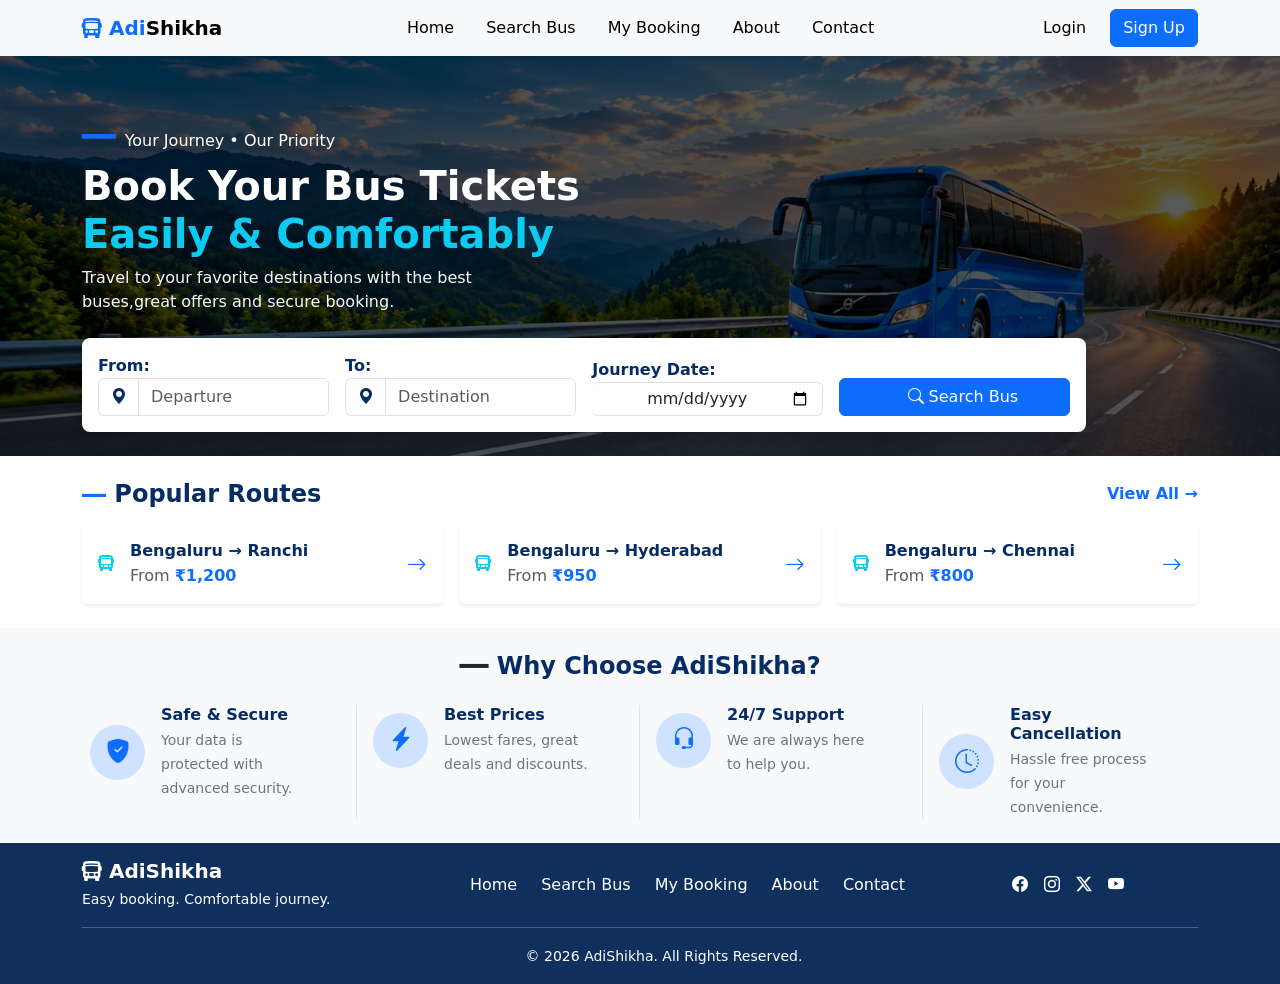
<file: index.html>
<!DOCTYPE html>
<html lang="en">

<head>
    <meta charset="UTF-8">
    <meta name="viewport" content="width=device-width, initial-scale=1.0">
    <title>AdiShikha</title>
    <link rel="stylesheet" href="index.css">
    <link rel="stylesheet" href="./bootstrap/css/bootstrap.css">
    <link rel="stylesheet" href="./Bootsrapicon/Bootsrapicon/bootstrap-icons.css">
</head>
<body>
    <script src="./bootstrap/js/bootstrap.js"></script>

    <nav class="navbar navbar-expand-lg bg-body-tertiary shadow-sm">
        <div class="container">
            <!-- logo -->
            <a class="navbar-brand fs-5 fw-bold" href="#">
                <i class="bi bi-bus-front-fill text-primary"></i>
                <span class="bus text-primary">Adi</span><span class="yatra text-black">Shikha</span>
            </a>

            <!-- navbar -->
            <div class="collapse navbar-collapse" id="navbarMenu">
                <ul class="navbar-nav mx-auto gap-3">
                    <li class="nav-item">
                        <a class="nav-link text-black" href="../index.html">Home</a>
                    </li>
                    <li class="nav-item">
                        <a class="nav-link text-black" href="../searchbus.html">Search Bus</a>
                    </li>
                    <li class="nav-item">
                        <a class="nav-link text-black" href="#">My Booking</a>
                    </li>
                    <li class="nav-item">
                        <a class="nav-link text-black" href="../about.html">About</a>
                    </li>
                    <li class="nav-item">
                        <a class="nav-link text-black" href="#">Contact</a>
                    </li>
                </ul>

                <!-- login,SignUp -->
                <div class="d-flex gap-2 align-items-center">
                    <a href="./Login&Signup/login.html" class="text-black text-decoration-none pb">Login</a>
                    <a href="./Login&Signup/signup.html" class="btn btn-primary ms-3">Sign Up</a>
                </div>
            </div>
        </div>
    </nav>
    <!-- hero section -->
    <div class="hero">
        <div class="container pt-3">
            <div class="text-primary fw-Semi-bold mt-4 pt-4">
               <h3> ━━ <span class="text-white fs-6">Your Journey • Our Priority</span></h3>
                <h1 class="fw-bold text-white">
                    Book Your Bus Tickets <br>
                    <span class="text-info fw-bold">Easily & Comfortably</span>
                </h1>
                <p class="text-light">
                    Travel to your favorite destinations with the best <br>buses,great offers and secure booking.
                </p>

            </div>

            <!-- Search Bus Section -->

            <div class="search-box bg-white shadow rounded-3 px-3 py-3 mt-4 search-box">
                <div class="row g-3 align-items-end">
                    <!-- from -->
                    <div class="col-md-3">
                        <label class="from-label fw-semibold text-primary-emphasis">From:</label><br>

                        <div class="input-group">
                            <span class="input-group-text bg-white border-end-0">
                                <i class="bi bi-geo-alt-fill text-primary-emphasis"></i>
                            </span>
                            <input type="text" class="form-control" placeholder="Departure" aria-label="Recipient’s username" aria-describedby="basic-addon2">
                            
                        </div>
                    </div>

                    <div class="col-md-3">
                        <label class="from-lable fw-semibold text-primary-emphasis">To:</label><br>

                        <div class="input-group">
                            <span class="input-group-text bg-white border-end-0">
                                <i class="bi bi-geo-alt-fill text-primary-emphasis"></i>
                            </span>
                            <input type="text" class="form-control" placeholder="Destination"
                                aria-label="username" aria-describedby="basic-addon2">
                        </div>
                    </div>

                    <div class="col-md-3">
                        <label class="from-lable fw-semibold text-primary-emphasis">Journey Date:</label><br>
                        <div class="input-group">
                            <input type="date" class="form-control border-start-0 text-center py-1">
                        </div>
                    </div>

                    <div class="col-md-3">
                        <a href="#" class="btn btn-primary w-100">
                            <i class="bi bi-search text-white ms-3"></i> Search Bus</a>
                    </div>
                </div>
            </div>
        </div>
    </div>


    <!-- POPULAR ROUTES -->
<div class="container py-4 text-info">

    <div class="d-flex justify-content-between align-items-center mb-3">
        <h4 class="fw-bold text-primary mb-0">
           ―  <span class="me-2 text-primary-emphasis fs-4">Popular Routes</span> 
        </h4>

        <a href="#" class="text-primary fw-semibold text-decoration-none">
            View All →
        </a>
    </div>

    <div class="row g-3">

        <!-- Route 1 -->
        <div class="col-md-4">
            <div class="route-card p-3 bg-white rounded shadow-sm h-100">
                <div class="d-flex align-items-center">

                    <div class="route-icon me-3">
                        <i class="bi bi-bus-front-fill"></i>
                    </div>

                    <div class="flex-grow-1">
                        <h6 class="fw-bold mb-1 text-primary-emphasis">
                            Bengaluru → Ranchi
                        </h6>
                        <p class="mb-0 text-muted">
                            From <span class="text-primary fw-bold">₹1,200</span>
                        </p>
                    </div>

                    <i class="bi bi-arrow-right text-primary fs-5"></i>

                </div>
            </div>
        </div>

        <!-- Route 2 -->
        <div class="col-md-4">
            <div class="route-card p-3 bg-white rounded shadow-sm h-100">
                <div class="d-flex align-items-center">

                    <div class="route-icon me-3">
                        <i class="bi bi-bus-front-fill"></i>
                    </div>

                    <div class="flex-grow-1">
                        <h6 class="fw-bold mb-1 text-primary-emphasis">
                            Bengaluru → Hyderabad
                        </h6>
                        <p class="mb-0 text-muted">
                            From <span class="text-primary fw-bold">₹950</span>
                        </p>
                    </div>

                    <i class="bi bi-arrow-right text-primary fs-5"></i>

                </div>
            </div>
        </div>

        <!-- Route 3 -->
        <div class="col-md-4">
            <div class="route-card p-3 bg-white rounded shadow-sm h-100">
                <div class="d-flex align-items-center">

                    <div class="route-icon me-3">
                        <i class="bi bi-bus-front-fill"></i>
                    </div>

                    <div class="flex-grow-1">
                        <h6 class="fw-bold mb-1 text-primary-emphasis">
                            Bengaluru → Chennai
                        </h6>
                        <p class="mb-0 text-muted">
                            From <span class="text-primary fw-bold">₹800</span>
                        </p>
                    </div>

                    <i class="bi bi-arrow-right text-primary fs-5"></i>

                </div>
            </div>
        </div>

    </div>
</div>


<!-- Why Choose AdiShikha Section -->
<section class="container-fluid bg-light py-4">

    <div class="container text-primary">
        <h4 class="text-center fw-bold text-dark mb-4">
           ━━ <span class="text-primary-emphasis" >Why Choose AdiShikha?</span>
        </h4>

        <div class="row g-3">

            <!-- Safe & Secure -->
            <div class="col-md-3 col-6 border-end pe-5 ps-3">
                <div class="d-flex align-items-center gap-3">
                    <div class="rounded-circle bg-primary-subtle text-primary d-flex justify-content-center align-items-center"style="width: 55px; height: 55px; min-width: 55px;">
                        <i class="bi bi-shield-fill-check fs-4"></i>
                    </div>
                    <div>
                        <h6 class="fw-bold mb-1 text-primary-emphasis">Safe & Secure</h6>
                        <small class="text-secondary">
                            Your data is protected with advanced security.
                        </small>
                    </div>
                </div>
            </div>

            <!-- Best Prices -->
            <div class="col-md-3 col-6 border-end pe-5 ps-3">
                <div class="d-flex align-items-center gap-3">
                    <div class="rounded-circle bg-primary-subtle text-primary d-flex justify-content-center align-items-center"style="width: 55px; height: 55px; min-width: 55px;">
                        <i class="bi bi-lightning-charge-fill fs-4"></i>
                    </div>
                    <div>
                        <h6 class="fw-bold mb-1 text-primary-emphasis">Best Prices</h6>
                        <small class="text-secondary">
                            Lowest fares, great deals and discounts.
                        </small>
                    </div>
                </div>
            </div>

            <!-- 24/7 Support -->
            <div class="col-md-3 col-6 border-end pe-5 ps-3">
                <div class="d-flex align-items-center gap-3">
                    <div class="rounded-circle bg-primary-subtle text-primary d-flex justify-content-center align-items-center"style="width: 55px; height: 55px; min-width: 55px;">
                        <i class="bi bi-headset fs-4"></i>
                    </div>
                    <div>
                        <h6 class="fw-bold mb-1 text-primary-emphasis">24/7 Support</h6>
                        <small class="text-secondary">
                            We are always here to help you.
                        </small>
                    </div>
                </div>
            </div>

            <!-- Easy Cancellation -->
            <div class="col-md-3 col-6 pe-5 ps-3">
                <div class="d-flex align-items-center gap-3">
                    <div class="rounded-circle bg-primary-subtle text-primary d-flex justify-content-center align-items-center"style="width: 55px; height: 55px; min-width: 55px;">
                        <i class="bi bi-clock-history fs-4"></i>
                    </div>
                    <div>
                        <h6 class="fw-bold mb-1 text-primary-emphasis">Easy Cancellation</h6>
                        <small class="text-secondary">
                            Hassle free process for your convenience.
                        </small>
                    </div>
                </div>
            </div>

        </div>
    </div>
</section>


<footer class="footer text-white py-3">
    <div class="container">

        <div class="row align-items-center gy-3">

            <!-- Logo and Tagline -->
            <div class="col-md-4 text-center text-md-start">
                <h5 class="fw-bold mb-1">
                    <i class="bi bi-bus-front-fill"></i> AdiShikha
                </h5>
                <small>Easy booking. Comfortable journey.</small>
            </div>
            
             <!-- Footer Links -->
            <div class="col-md-5 text-center">
                <div class="d-flex justify-content-center gap-4 flex-wrap">
                    <a href="index.html" class="text-white text-decoration-none">Home</a>
                    <a href="searchbus.html" class="text-white text-decoration-none">Search Bus</a>
                    <a href="#" class="text-white text-decoration-none">My Booking</a>
                    <a href="about.html" class="text-white text-decoration-none">About</a>
                    <a href="contact.html" class="text-white text-decoration-none">Contact</a>
                </div>
            </div>

            <!-- Social Icons -->
            <div class="col-md-3 d-flex justify-content-center align-items-center gap-3">
                <a href="#" class="text-white"><i class="bi bi-facebook"></i></a>
                <a href="#" class="text-white"><i class="bi bi-instagram"></i></a>
                <a href="#" class="text-white"><i class="bi bi-twitter-x"></i></a>
                <a href="#" class="text-white"><i class="bi bi-youtube"></i></a>
            </div>

        </div>

        <hr class="border-light">

        <div class="text-center ms-5">
            <small>© 2026 AdiShikha. All Rights Reserved.</small>
        </div>

    </div>
</footer>

</body>
</html>
</file>
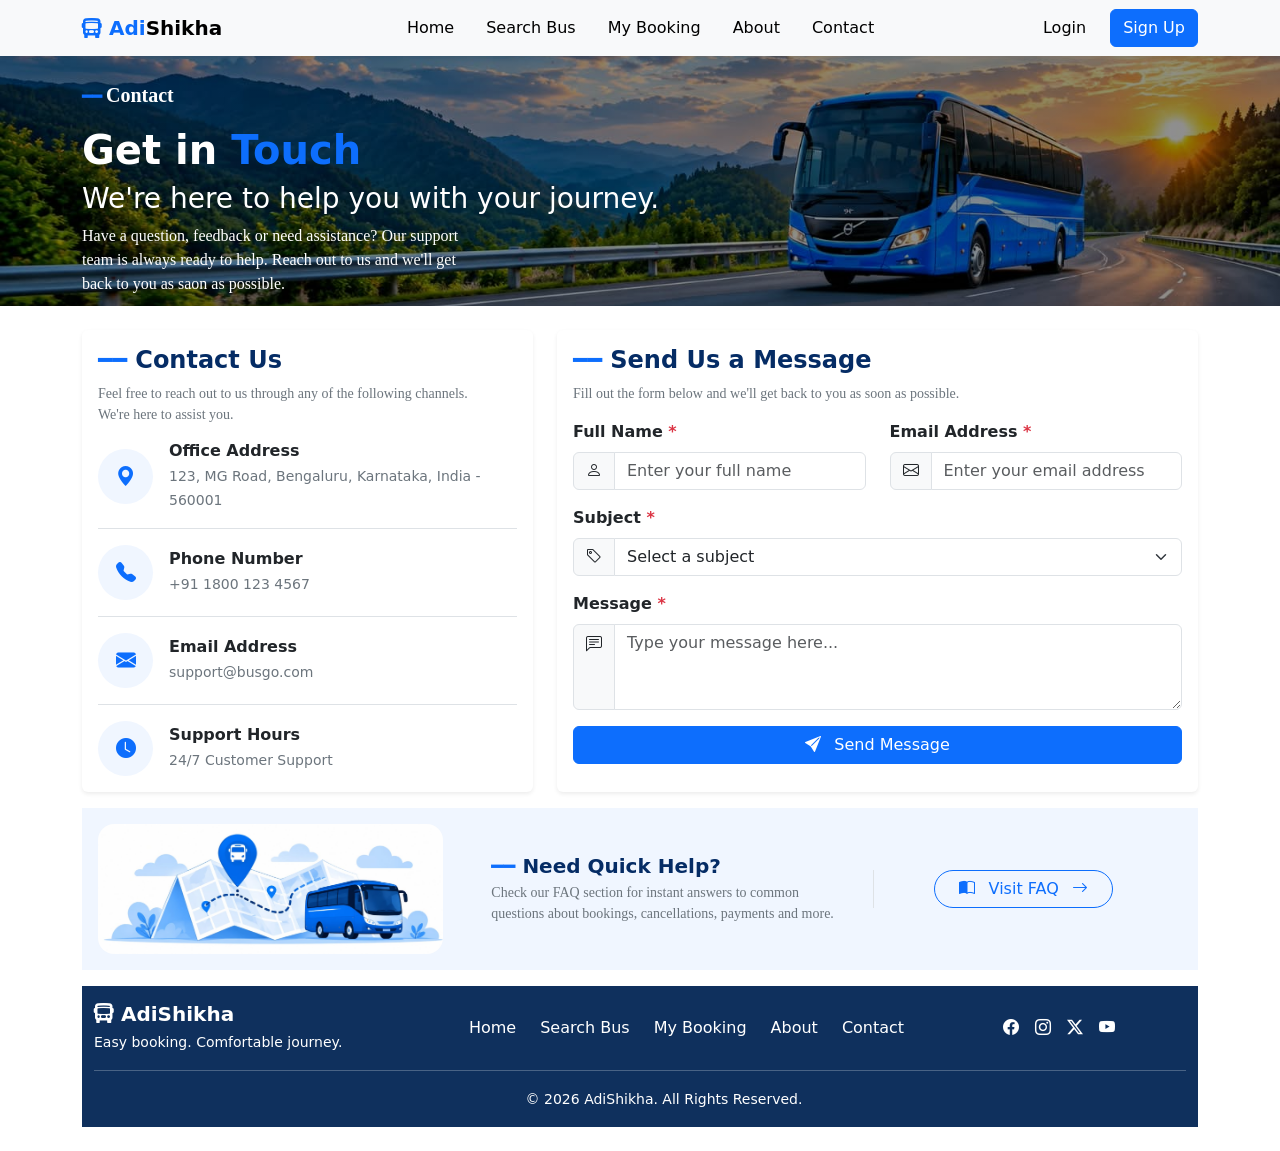
<file: contact.html>
<!DOCTYPE html>
<html lang="en">

<head>
    <meta charset="UTF-8">
    <meta name="viewport" content="width=device-width, initial-scale=1.0">
    <title>AdiShikha | Contact</title>
    <link rel="stylesheet" href="contact.css">
    <link rel="stylesheet" href="./bootstrap/css/bootstrap.css">
    <link rel="stylesheet" href="./Bootsrapicon/Bootsrapicon/bootstrap-icons.css">
</head>
<body>
    <script src="./bootstrap/js/bootstrap.js"></script>

    <nav class="navbar navbar-expand-lg bg-body-tertiary shadow-sm">
        <div class="container">
            <!-- logo -->
            <a class="navbar-brand fs-5 fw-bold" href="#">
                <i class="bi bi-bus-front-fill text-primary"></i>
                <span class="bus text-primary">Adi</span><span class="yatra text-black">Shikha</span>
            </a>

            <!-- navbar -->
            <div class="collapse navbar-collapse" id="navbarMenu">
                <ul class="navbar-nav mx-auto gap-3">
                    <li class="nav-item">
                        <a class="nav-link text-black" href="../index.html">Home</a>
                    </li>
                    <li class="nav-item">
                        <a class="nav-link text-black" href="../searchbus.html">Search Bus</a>
                    </li>
                    <li class="nav-item">
                        <a class="nav-link text-black" href="#">My Booking</a>
                    </li>
                    <li class="nav-item">
                        <a class="nav-link text-black" href="../about.html">About</a>
                    </li>
                    <li class="nav-item">
                        <a class="nav-link text-black" href="../contact.html">Contact</a>
                    </li>
                </ul>

                <!-- login,SignUp -->
                <div class="d-flex gap-2 align-items-center">
                    <a href="./Login&Signup/login.html" class="text-black text-decoration-none pb">Login</a>
                    <a href="./Login&Signup/signup.html" class="btn btn-primary ms-3">Sign Up</a>
                </div>
            </div>
        </div>
    </nav>  
    
 <!-- hero section -->
    <div class="hero">
        <div class="container pt-0">
            <div class="text-white fw-Semi-bold">
                <p class="text-primary pt-4 fw-bold">━━   
                    <span class=" text-white fw-bold fs-5">Contact</span>
                </p>
                
                 <h1 class="fw-bold ">Get in<span class="text-primary"> Touch</span></h1>

                 <h3>We're here to help you with your journey.</h3>
                 <p class="text-shadow">
                    Have a question, feedback or need assistance? Our support team
                    is always ready to help. Reach out to us and we'll get back 
                    to you as saon as possible.
                </p>
            </div>
        </div>
    </div>

<div class="container my-4">
    <div class="row g-4 d-flex">

        <!-- Contact Us -->
        <div class="col-md-5">
            <div class="card shadow-sm border-0 p-3 h-100">

                <h4 class="fw-bold text-primary">
                     ━━ <span class="text-primary-emphasis">Contact Us</span>
                </h4>

                <p class="text-secondary small mb-3">
                    Feel free to reach out to us through any of the
                    following channels. We're here to assist you.
                </p>

                <!-- Office Address -->
                <div class="d-flex align-items-center gap-3 border-bottom pb-3 mb-3">
                    <div class="rounded-circle text-primary p-3 icon-circle">
                        <i class="bi bi-geo-alt-fill fs-5"></i>
                    </div>
                    <div>
                        <h6 class="fw-bold mb-1">Office Address</h6>
                        <small class="text-secondary">
                            123, MG Road, Bengaluru, Karnataka, India - 560001
                        </small>
                    </div>
                </div>

                <!-- Phone Number -->
                <div class="d-flex align-items-center gap-3 border-bottom pb-3 mb-3">
                    <div class="rounded-circle text-primary p-3 icon-circle">
                        <i class="bi bi-telephone-fill fs-5"></i>
                    </div>
                    <div>
                        <h6 class="fw-bold mb-1">Phone Number</h6>
                        <small class="text-secondary">
                            +91 1800 123 4567
                        </small>
                    </div>
                </div>

                <!-- Email Address -->
                <div class="d-flex align-items-center gap-3 border-bottom pb-3 mb-3">
                    <div class="rounded-circle text-primary p-3 icon-circle">
                        <i class="bi bi-envelope-fill fs-5"></i>
                    </div>
                    <div>
                        <h6 class="fw-bold mb-1">Email Address</h6>
                        <small class="text-secondary">
                            support@busgo.com
                        </small>
                    </div>
                </div>

                <!-- Support Hours -->
                <div class="d-flex align-items-center gap-3">
                    <div class="rounded-circle text-primary p-3 icon-circle">
                        <i class="bi bi-clock-fill fs-5"></i>
                    </div>
                    <div>
                        <h6 class="fw-bold mb-1">Support Hours</h6>
                        <small class="text-secondary">
                            24/7 Customer Support
                        </small>
                    </div>
                </div>
            </div>
        </div>

        <!-- Send Us a Message -->
        <div class="col-md-7">
            <div class="card shadow-sm border-0 p-3 h-100">
                <h4 class="fw-bold text-primary">
                    ━━ <span class="text-primary-emphasis">Send Us a Message</span>
                </h4>
                <p class="text-secondary small">
                    Fill out the form below and we'll get back to you as soon as possible.
                </p>
                
                <form>
                    <!-- Name and Email -->
                    <div class="row mb-3">

                        <div class="col-md-6">
                            <label class="form-label fw-semibold">
                              Full Name <span class="text-danger">*</span>
                            </label>
                            <div class="input-group">
                                <span class="input-group-text">
                                  <i class="bi bi-person"></i>
                                </span>
                                <input type="text" class="form-control"placeholder="Enter your full name" required>
                        </div>
                    </div>

                    <div class="col-md-6">
                        <label class="form-label fw-semibold">
                            Email Address <span class="text-danger">*</span>
                        </label>
                        <div class="input-group">
                            <span class="input-group-text">
                                <i class="bi bi-envelope"></i>
                            </span>
                            <input type="email" class="form-control"placeholder="Enter your email address" required>
                        </div>
                    </div>
                </div>

                <!-- Subject -->
                <div class="mb-3">
                    <label class="form-label fw-semibold">
                        Subject <span class="text-danger">*</span>
                    </label>
                    <div class="input-group">
                        <span class="input-group-text">
                            <i class="bi bi-tag"></i>
                        </span>
                        <select class="form-select" required>
                            <option value="" selected disabled>Select a subject</option>
                            <option>Booking Inquiry</option>
                            <option>Payment Issue</option>
                            <option>Cancellation</option>
                            <option>Refund</option>
                            <option>Other</option>
                        </select>
                    </div>
                </div>

                <!-- Message -->
                <div class="mb-3">
                    <label class="form-label fw-semibold">
                        Message <span class="text-danger">*</span>
                    </label>
                    <div class="input-group">
                        <span class="input-group-text align-items-start pt-2">
                            <i class="bi bi-chat-left-text"></i>
                        </span>
                        <textarea class="form-control" rows="3"placeholder="Type your message here..."required></textarea>
                    </div>
                </div>

                <!-- Button -->
                <button type="submit" class="btn btn-primary w-100">
                    <i class="bi bi-send-fill me-2"></i>
                        Send Message
                </button>

            </form>
        </div>
    </div>
</div>

<!-- Quick Help Section -->
<div class="contant my-3">
    <div class="row align-items-center rounded-3 p-3">

        <!-- Left Image -->
        <div class="col-md-4 text-center">
            <img src="./Images/contact.bus.jpeg"class="img-fluid w-100 rounded-4"style="height: 130px; object-fit:cover;" alt="Quick Help">
        </div>

        <!-- Middle Text -->
        <div class="col-md-4 ms-4">
            <h5 class="fw-bold text-primary mb-1">
                ━━ <span class="fw-bold text-primary-emphasis">Need Quick Help?</span> 
            </h5>

            <p class="small text-secondary mb-0">
                Check our FAQ section for instant answers to common questions
                about bookings, cancellations, payments and more.
            </p>
        </div>

        <!-- Right Button -->
        <div class="col-md-3 text-center border-start ms-4">
            <a href="faq.html"class="btn btn-outline-primary rounded-pill px-4 ms-4">
                <i class="bi bi-book-half me-2"></i>
                Visit FAQ
                <i class="bi bi-arrow-right ms-2"></i>
            </a>
        </div>

    </div>
</div>


<!-- Footer Section -->
<footer class="footer text-white py-3 mt-3">
    <div class="container">

        <div class="row align-items-center">

            <!-- Logo and Tagline -->
            <div class="col-md-4 ">
                <h5 class="fw-bold mb-1">
                    <i class="bi bi-bus-front-fill"></i>
                    AdiShikha
                </h5>
                <small>Easy booking. Comfortable journey.</small>
            </div>

            <!-- Footer Links -->
            <div class="col-md-5 text-center">
                <div class="d-flex justify-content-center gap-4 flex-wrap">
                    <a href="index.html" class="text-white text-decoration-none">Home</a>
                    <a href="searchbus.html" class="text-white text-decoration-none">Search Bus</a>
                    <a href="#" class="text-white text-decoration-none">My Booking</a>
                    <a href="about.html" class="text-white text-decoration-none">About</a>
                    <a href="contact.html" class="text-white text-decoration-none">Contact</a>
                </div>
            </div>

             <!-- Social Icons -->
            <div class="col-md-3 d-flex justify-content-center align-itemss-center gap-3">
                <a href="#" class="text-white"><i class="bi bi-facebook"></i></a>
                <a href="#" class="text-white"><i class="bi bi-instagram"></i></a>
                <a href="#" class="text-white"><i class="bi bi-twitter-x"></i></a>
                <a href="#" class="text-white"><i class="bi bi-youtube"></i></a>
            </div>
        </div>

        <hr class="border-light">

        <div class="text-center ms-5">
            <small>© 2026 AdiShikha. All Rights Reserved.</small>
        </div>

    </div>
</footer>

    
</body>
</html>
</file>
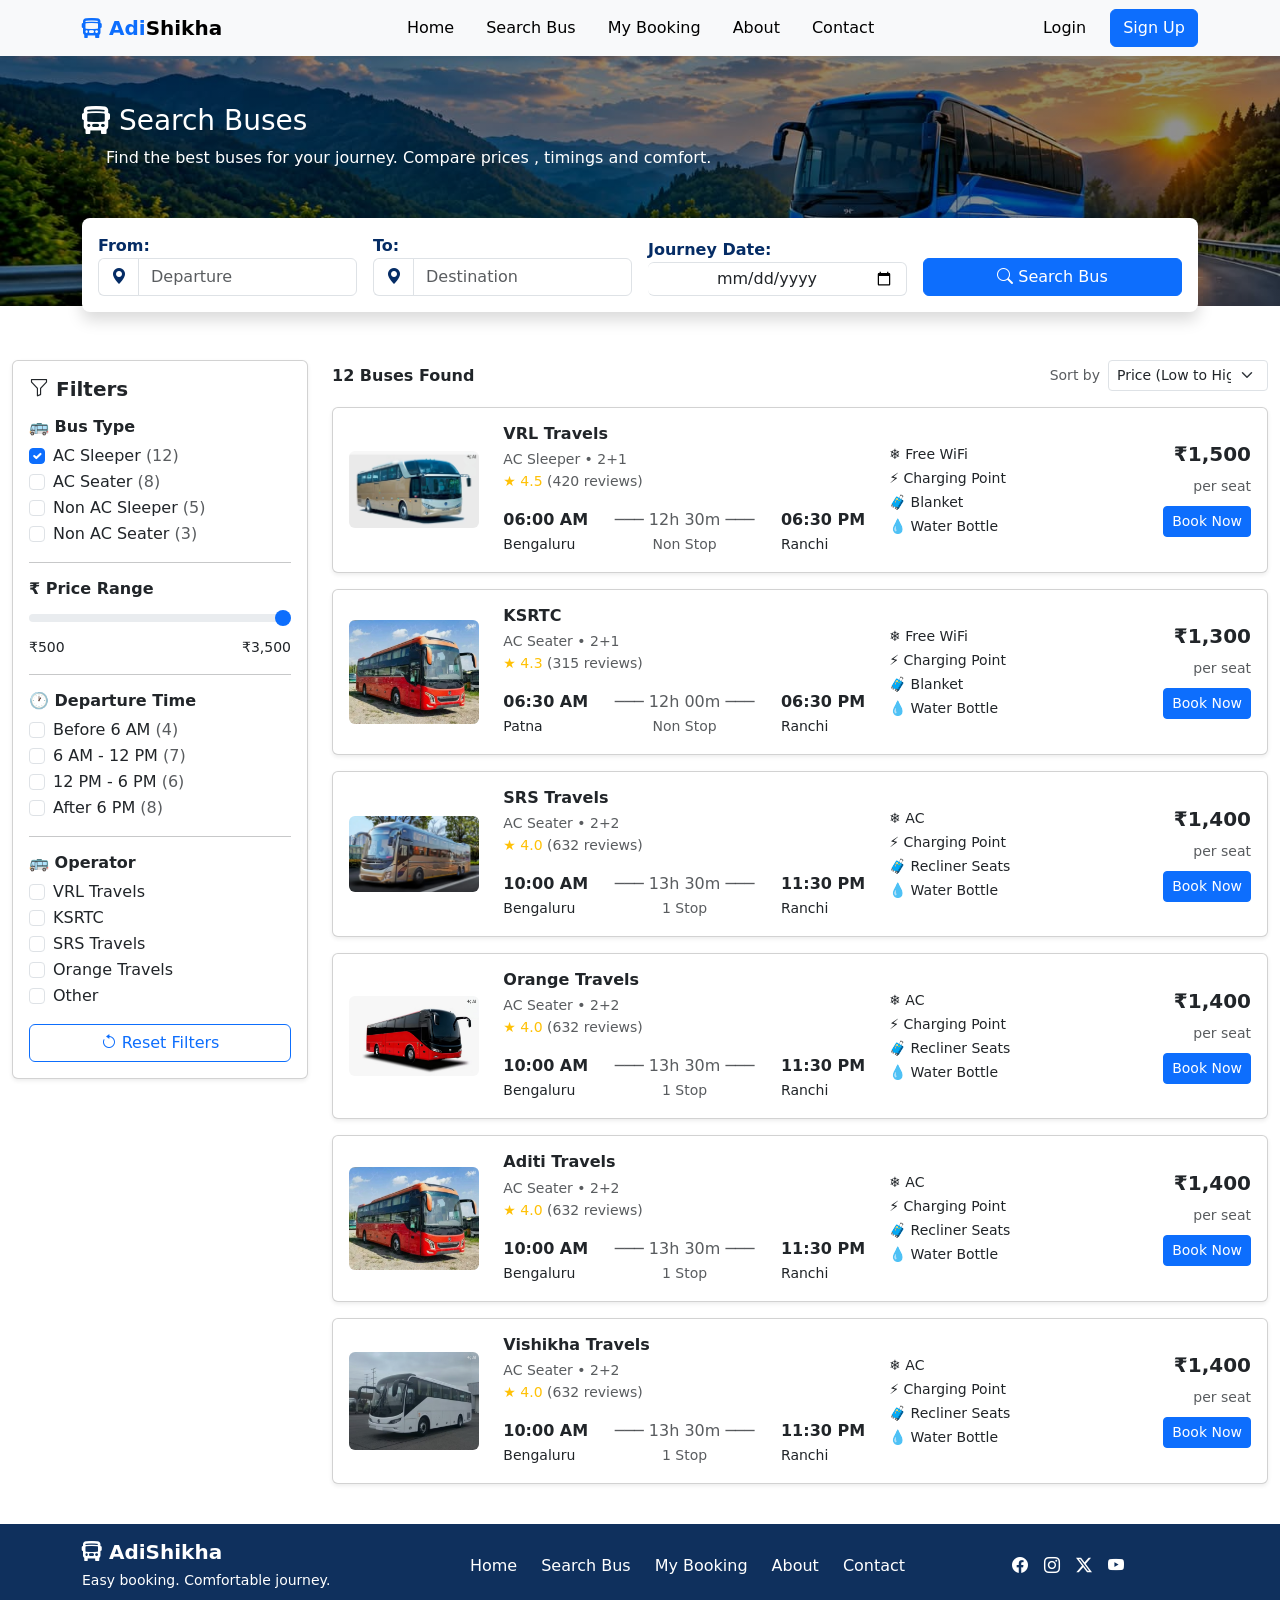
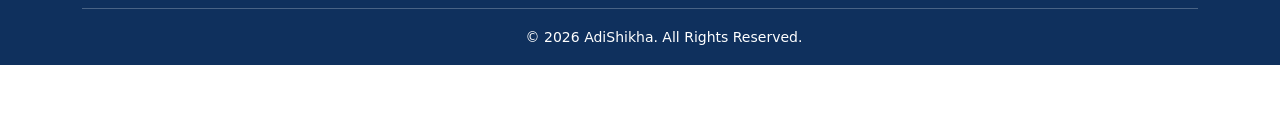
<file: searchbus.html>
<!DOCTYPE html>
<html lang="en">
<head>
    <meta charset="UTF-8">
    <meta name="viewport" content="width=device-width, initial-scale=1.0">
    <title>AdiShikha | Search Buses</title>
    <link rel="stylesheet" href="search bus.css">
    <link rel="stylesheet" href="./bootstrap/css/bootstrap.css">
    <link rel="stylesheet" href="./Bootsrapicon/Bootsrapicon/bootstrap-icons.css">
</head>
<body>
    <script src="./bootstrap/js/bootstrap.js"></script>

    <nav class="navbar navbar-expand-lg bg-body-tertiary shadow-sm">
        <div class="container">
            <!-- logo -->
            <a class="navbar-brand fs-5 fw-bold" href="#">
                <i class="bi bi-bus-front-fill text-primary"></i>
                <span class="bus text-primary">Adi</span><span class="yatra text-black">Shikha</span>
            </a>

            <!-- navbar -->
            <div class="collapse navbar-collapse" id="navbarMenu">
                <ul class="navbar-nav mx-auto gap-3">
                    <li class="nav-item">
                        <a class="nav-link text-black" href="../index.html">Home</a>
                    </li>
                    <li class="nav-item">
                        <a class="nav-link text-black" href="../searchbus.html">Search Bus</a>
                    </li>
                    <li class="nav-item">
                        <a class="nav-link text-black" href="#">My Booking</a>
                    </li>
                    <li class="nav-item">
                        <a class="nav-link text-black" href="../about.html">About</a>
                    </li>
                    <li class="nav-item">
                        <a class="nav-link text-black" href="../contact.html">Contact</a>
                    </li>
                </ul>

                <!-- login,SignUp -->
                <div class="d-flex gap-2 align-items-center">
                    <a href="./Login&Signup/login.html" class="text-black text-decoration-none pb">Login</a>
                    <a href="./Login&Signup/signup.html" class="btn btn-primary ms-3">Sign Up</a>
                </div>
            </div>
        </div>
    </nav>

    <!-- Hero Section -->

    <div class="hero">
        <div class="container">
            <div class="hero-content text-white pt-5">
                <h3>
                    <i class="bi bi-bus-front-fill"></i>
                    Search Buses
                </h3>

                <p class="ms-4">Find the best buses for your journey.
                    Compare prices , timings and comfort.
                </p>
            </div>
            <div class="search-box bg-white shadow rounded-3 px-3 py-3 mt-5 search-box">
                <div class="row g-3 align-items-end">


                    <!-- from -->
            
                    <div class="col-md-3 position-relative">
                        <label class="from-label fw-semibold text-primary-emphasis">From:</label><br>

                        <div class="input-group">
                            <span class="input-group-text bg-white border-end-0">
                                <i class="bi bi-geo-alt-fill text-primary-emphasis"></i>
                            </span>
                            <input type="text" id="fromInput" class="form-control" placeholder="Departure" autocomplete="off">
                        </div>

                        <div id="fromSuggestions" class="suggestion-box"></div>
                    </div>

                    <!-- To -->
                    <div class="col-md-3 position-relative">
                        <label class="from-lable fw-semibold text-primary-emphasis">To:</label><br>

                        <div class="input-group">
                            <span class="input-group-text bg-white border-end-0">
                                <i class="bi bi-geo-alt-fill text-primary-emphasis"></i>
                            </span>
                            <input type="text" id="toInput" class="form-control" placeholder="Destination"
                                autocomplete="off">
                        </div>

                        <div id="toSuggestions" class="suggestion-box"></div>
                    </div>
                    <!-- Date -->
                    <div class="col-md-3">
                        <label class="from-lable fw-semibold text-primary-emphasis">Journey Date:</label><br>
                        <div class="input-group">
                            <input type="date" class="form-control border-start-0 text-center py-1">
                        </div>
                    </div>
                     <!-- Search bus button -->
                    <div class="col-md-3">
                        <button type="button" id="searchBusBtn" class="btn btn-primary w-100">
                            <i class="bi bi-search text-white"></i>
                                Search Bus
                        </button>
                    </div>
                </div>
            </div>
        </div>

        <!-- BUS RESULTS SECTION -->
        <div class="container-fluid py-5">
             <div class="row g-4">

            <!-- ================= FILTERS ================= -->
            <div class="col-lg-3 col-md-4">

            <div class="card shadow-sm border-1">
                <div class="card-body">

                    <h5 class="fw-bold mb-3">
                        <i class="bi bi-funnel"></i> Filters
                    </h5>

                    <!-- Bus Type -->
                    <h6 class="fw-bold">🚌 Bus Type</h6>

                    <div class="form-check">
                        <input class="form-check-input" type="checkbox" checked>
                        <label class="form-check-label">
                            AC Sleeper <span class="text-muted">(12)</span>
                        </label>
                    </div>

                    <div class="form-check">
                        <input class="form-check-input" type="checkbox">
                        <label class="form-check-label">
                            AC Seater <span class="text-muted">(8)</span>
                        </label>
                    </div>

                    <div class="form-check">
                        <input class="form-check-input" type="checkbox">
                        <label class="form-check-label">
                            Non AC Sleeper <span class="text-muted">(5)</span>
                        </label>
                    </div>

                    <div class="form-check mb-3">
                        <input class="form-check-input" type="checkbox">
                        <label class="form-check-label">
                            Non AC Seater <span class="text-muted">(3)</span>
                        </label>
                    </div>

                    <hr>

                    <!-- Price Range -->
                    <h6 class="fw-bold">₹ Price Range</h6>

                    <input type="range"
                           class="form-range"
                           min="500"
                           max="3500"
                           value="3500">

                    <div class="d-flex justify-content-between">
                        <small>₹500</small>
                        <small>₹3,500</small>
                    </div>

                    <hr>

                    <!-- Departure Time -->
                    <h6 class="fw-bold">🕐 Departure Time</h6>

                    <div class="form-check">
                        <input class="form-check-input" type="checkbox">
                        <label class="form-check-label">
                            Before 6 AM <span class="text-muted">(4)</span>
                        </label>
                    </div>

                    <div class="form-check">
                        <input class="form-check-input" type="checkbox">
                        <label class="form-check-label">
                            6 AM - 12 PM <span class="text-muted">(7)</span>
                        </label>
                    </div>

                    <div class="form-check">
                        <input class="form-check-input" type="checkbox">
                        <label class="form-check-label">
                            12 PM - 6 PM <span class="text-muted">(6)</span>
                        </label>
                    </div>

                    <div class="form-check mb-3">
                        <input class="form-check-input" type="checkbox">
                        <label class="form-check-label">
                            After 6 PM <span class="text-muted">(8)</span>
                        </label>
                    </div>

                    <hr>

                    <!-- Operator -->
                    <h6 class="fw-bold">🚌 Operator</h6>

                    <div class="form-check">
                        <input class="form-check-input" type="checkbox">
                        <label class="form-check-label">VRL Travels</label>
                    </div>

                    <div class="form-check">
                        <input class="form-check-input" type="checkbox">
                        <label class="form-check-label">KSRTC</label>
                    </div>

                    <div class="form-check">
                        <input class="form-check-input" type="checkbox">
                        <label class="form-check-label">SRS Travels</label>
                    </div>

                    <div class="form-check">
                        <input class="form-check-input" type="checkbox">
                        <label class="form-check-label">Orange Travels</label>
                    </div>

                    <div class="form-check mb-3">
                        <input class="form-check-input" type="checkbox">
                        <label class="form-check-label">Other</label>
                    </div>

                    <button class="btn btn-outline-primary w-100">
                        <i class="bi bi-arrow-counterclockwise"></i>
                        Reset Filters
                    </button>

                </div>
            </div>

        </div>


        <!-- ================= BUSES FOUND ================= -->
        <div class="col-lg-9 col-md-8">

            <!-- Heading -->
            <div class="d-flex justify-content-between align-items-center mb-3">

                <h6 class="fw-bold mb-0" id="busCount">
                    12 Buses Found
                </h6>

                <div class="d-flex align-items-center gap-2">
                    <small class="text-muted">Sort by</small>

                    <select class="form-select form-select-sm"
                            style="width:160px;">
                        <option>Price (Low to High)</option>
                        <option>Price (High to Low)</option>
                        <option>Departure Time</option>
                        <option>Rating</option>
                    </select>
                </div>

            </div>


            <!-- ================= BUS 1 ================= -->
            <div class="card border-1 shadow-sm mb-3 bus-card" data-from="bengaluru" data-to="Ranchi">
                <div class="card-body">

                    <div class="row align-items-center">

                        <!-- Image -->
                        <div class="col-lg-2 col-md-3">
                            <img src="Images/bus1.jpeg"
                                 class="img-fluid rounded"
                                 alt="VRL Travels">
                        </div>

                        <!-- Bus Details -->
                        <div class="col-lg-5 col-md-5">

                            <h6 class="fw-bold mb-1">
                                VRL Travels
                            </h6>

                            <small class="text-muted">
                                AC Sleeper • 2+1
                            </small>

                            <div class="text-warning small">
                                ★ 4.5
                                <span class="text-muted">
                                    (420 reviews)
                                </span>
                            </div>

                            <div class="d-flex justify-content-between mt-3">

                                <div>
                                    <strong>06:00 AM</strong>
                                    <br>
                                    <small>Bengaluru</small>
                                </div>

                                <div class="text-center text-muted">
                                    ─── 12h 30m ───
                                    <br>
                                    <small>Non Stop</small>
                                </div>

                                <div>
                                    <strong>06:30 PM</strong>
                                    <br>
                                    <small>Ranchi</small>
                                </div>

                            </div>

                        </div>

                        <div class="col-lg-3 col-md-2">

                            <small>❄ Free WiFi</small><br>
                            <small>⚡ Charging Point</small><br>
                            <small>🧳 Blanket</small><br>
                            <small>💧 Water Bottle</small>

                        </div>

                        <!-- Price -->
                        <div class="col-lg-2 text-end">

                            <h5 class="fw-bold">
                                ₹1,500
                            </h5>

                            <small class="text-muted">
                                per seat
                            </small>

                            <br>

                            <button class="btn btn-primary btn-sm mt-2">
                                Book Now
                            </button>

                        </div>

                    </div>

                </div>
            </div>


            <!-- ================= BUS 2 ================= -->
            <div class="card border-1 shadow-sm mb-3 bus-card" data-from="Patna" data-to="Ranchi">
                <div class="card-body">

                    <div class="row align-items-center">

                        <div class="col-lg-2 col-md-3">
                            <img src="Images/bus4.jpeg"
                                 class="img-fluid rounded"
                                 alt="KSRTC">
                        </div>

                        <div class="col-lg-5 col-md-5">

                            <h6 class="fw-bold mb-1">
                                KSRTC
                            </h6>

                            <small class="text-muted">
                                AC Seater • 2+1
                            </small>

                            <div class="text-warning small">
                                ★ 4.3
                                <span class="text-muted">
                                    (315 reviews)
                                </span>
                            </div>

                            <div class="d-flex justify-content-between mt-3">

                                <div>
                                    <strong>06:30 AM</strong>
                                    <br>
                                    <small>Patna</small>
                                </div>

                                <div class="text-center text-muted">
                                    ─── 12h 00m ───
                                    <br>
                                    <small>Non Stop</small>
                                </div>

                                <div>
                                    <strong>06:30 PM</strong>
                                    <br>
                                    <small>Ranchi</small>
                                </div>

                            </div>

                        </div>

                        <div class="col-lg-3 col-md-2">

                            <small>❄ Free WiFi</small><br>
                            <small>⚡ Charging Point</small><br>
                            <small>🧳 Blanket</small><br>
                            <small>💧 Water Bottle</small>

                        </div>

                        <div class="col-lg-2 text-end">

                            <h5 class="fw-bold">
                                ₹1,300
                            </h5>

                            <small class="text-muted">
                                per seat
                            </small>

                            <br>

                            <button class="btn btn-primary btn-sm mt-2">
                                Book Now
                            </button>

                        </div>

                    </div>

                </div>
            </div>


            <!-- ================= BUS 3 ================= -->
            <div class="card border-1 shadow-sm mb-3 bus-card" data-from="Bengaluru" data-to="Ranchi">
                <div class="card-body">

                    <div class="row align-items-center">

                        <div class="col-lg-2 col-md-3">
                            <img src="Images/bus2.jpeg"
                                 class="img-fluid rounded"
                                 alt="SRS Travels">
                        </div>

                        <div class="col-lg-5 col-md-5">

                            <h6 class="fw-bold mb-1">
                                SRS Travels
                            </h6>

                            <small class="text-muted">
                                AC Seater • 2+2
                            </small>

                            <div class="text-warning small">
                                ★ 4.0
                                <span class="text-muted">
                                    (632 reviews)
                                </span>
                            </div>

                            <div class="d-flex justify-content-between mt-3">

                                <div>
                                    <strong>10:00 AM</strong>
                                    <br>
                                    <small>Bengaluru</small>
                                </div>

                                <div class="text-center text-muted">
                                    ─── 13h 30m ───
                                    <br>
                                    <small>1 Stop</small>
                                </div>

                                <div>
                                    <strong>11:30 PM</strong>
                                    <br>
                                    <small>Ranchi</small>
                                </div>

                            </div>

                        </div>

                        <div class="col-lg-3 col-md-2">

                            <small>❄ AC</small><br>
                            <small>⚡ Charging Point</small><br>
                            <small>🧳 Recliner Seats</small><br>
                            <small>💧 Water Bottle</small>

                        </div>

                        <div class="col-lg-2 text-end">

                            <h5 class="fw-bold">
                                ₹1,400
                            </h5>

                            <small class="text-muted">
                                per seat
                            </small>

                            <br>

                            <button class="btn btn-primary btn-sm mt-2">
                                Book Now
                            </button>

                        </div>

                    </div>

                </div>
            </div>


            <!-- ================= BUS 4 ================= -->
            <div class="card border-1 shadow-sm mb-3 bus-card" data-from="Bengaluru" data-to="Ranchi">
                <div class="card-body">

                    <div class="row align-items-center">

                        <div class="col-lg-2 col-md-3">
                            <img src="Images/bus5.jpeg"
                                 class="img-fluid rounded"
                                 alt="SRS Travels">
                        </div>

                        <div class="col-lg-5 col-md-5">

                            <h6 class="fw-bold mb-1">
                                Orange Travels
                            </h6>

                            <small class="text-muted">
                                AC Seater • 2+2
                            </small>

                            <div class="text-warning small">
                                ★ 4.0
                                <span class="text-muted">
                                    (632 reviews)
                                </span>
                            </div>

                            <div class="d-flex justify-content-between mt-3">

                                <div>
                                    <strong>10:00 AM</strong>
                                    <br>
                                    <small>Bengaluru</small>
                                </div>

                                <div class="text-center text-muted">
                                    ─── 13h 30m ───
                                    <br>
                                    <small>1 Stop</small>
                                </div>

                                <div>
                                    <strong>11:30 PM</strong>
                                    <br>
                                    <small>Ranchi</small>
                                </div>

                            </div>

                        </div>

                        <div class="col-lg-3 col-md-2">

                            <small>❄ AC</small><br>
                            <small>⚡ Charging Point</small><br>
                            <small>🧳 Recliner Seats</small><br>
                            <small>💧 Water Bottle</small>

                        </div>

                        <div class="col-lg-2 text-end">

                            <h5 class="fw-bold">
                                ₹1,400
                            </h5>

                            <small class="text-muted">
                                per seat
                            </small>

                            <br>

                            <button class="btn btn-primary btn-sm mt-2">
                                Book Now
                            </button>
                        </div>
                    </div>
                </div>
            </div>

            <!-- ================= BUS 5 ================= -->
            <div class="card border-1 shadow-sm mb-3 bus-card" data-from="Bengaluru" data-to="Ranchi">
                <div class="card-body">

                    <div class="row align-items-center">

                        <div class="col-lg-2 col-md-3">
                            <img src="Images/bus4.jpeg"
                                 class="img-fluid rounded"
                                 alt="SRS Travels">
                        </div>

                        <div class="col-lg-5 col-md-5">

                            <h6 class="fw-bold mb-1">
                                Aditi Travels
                            </h6>

                            <small class="text-muted">
                                AC Seater • 2+2
                            </small>

                            <div class="text-warning small">
                                ★ 4.0
                                <span class="text-muted">
                                    (632 reviews)
                                </span>
                            </div>

                            <div class="d-flex justify-content-between mt-3">

                                <div>
                                    <strong>10:00 AM</strong>
                                    <br>
                                    <small>Bengaluru</small>
                                </div>

                                <div class="text-center text-muted">
                                    ─── 13h 30m ───
                                    <br>
                                    <small>1 Stop</small>
                                </div>

                                <div>
                                    <strong>11:30 PM</strong>
                                    <br>
                                    <small>Ranchi</small>
                                </div>

                            </div>

                        </div>

                        <div class="col-lg-3 col-md-2">

                            <small>❄ AC</small><br>
                            <small>⚡ Charging Point</small><br>
                            <small>🧳 Recliner Seats</small><br>
                            <small>💧 Water Bottle</small>

                        </div>

                        <div class="col-lg-2 text-end">

                            <h5 class="fw-bold">
                                ₹1,400
                            </h5>

                            <small class="text-muted">
                                per seat
                            </small>

                            <br>

                            <button class="btn btn-primary btn-sm mt-2">
                                Book Now
                            </button>
                        </div>
                    </div>
                </div>
            </div>

            <!-- ================= BUS 6 ================= -->
            <div class="card border-1 shadow-sm mb-3 bus-card" data-from="Bengaluru" data-to="Ranchi">
                <div class="card-body">

                    <div class="row align-items-center">

                        <div class="col-lg-2 col-md-3">
                            <img src="Images/bus6.jpeg"
                                 class="img-fluid rounded"
                                 alt="SRS Travels">
                        </div>

                        <div class="col-lg-5 col-md-5">

                            <h6 class="fw-bold mb-1">
                                Vishikha Travels
                            </h6>

                            <small class="text-muted">
                                AC Seater • 2+2
                            </small>

                            <div class="text-warning small">
                                ★ 4.0
                                <span class="text-muted">
                                    (632 reviews)
                                </span>
                            </div>

                            <div class="d-flex justify-content-between mt-3">

                                <div>
                                    <strong>10:00 AM</strong>
                                    <br>
                                    <small>Bengaluru</small>
                                </div>

                                <div class="text-center text-muted">
                                    ─── 13h 30m ───
                                    <br>
                                    <small>1 Stop</small>
                                </div>

                                <div>
                                    <strong>11:30 PM</strong>
                                    <br>
                                    <small>Ranchi</small>
                                </div>

                            </div>

                        </div>

                        <div class="col-lg-3 col-md-2">

                            <small>❄ AC</small><br>
                            <small>⚡ Charging Point</small><br>
                            <small>🧳 Recliner Seats</small><br>
                            <small>💧 Water Bottle</small>

                        </div>

                        <div class="col-lg-2 text-end">

                            <h5 class="fw-bold">
                                ₹1,400
                            </h5>

                            <small class="text-muted">
                                per seat
                            </small>

                            <br>

                            <button class="btn btn-primary btn-sm mt-2">
                                Book Now
                            </button>
                        </div>
                    </div>
                </div>
            </div>

        </div>

<footer class="footer text-white py-3">
    <div class="container">

        <div class="row align-items-center gy-3">

            <!-- Logo and Tagline -->
            <div class="col-md-4 text-center text-md-start">
                <h5 class="fw-bold mb-1">
                    <i class="bi bi-bus-front-fill"></i> AdiShikha
                </h5>
                <small>Easy booking. Comfortable journey.</small>
            </div>
            
             <!-- Footer Links -->
            <div class="col-md-5 text-center">
                <div class="d-flex justify-content-center gap-4 flex-wrap">
                    <a href="index.html" class="text-white text-decoration-none">Home</a>
                    <a href="searchbus.html" class="text-white text-decoration-none">Search Bus</a>
                    <a href="#" class="text-white text-decoration-none">My Booking</a>
                    <a href="about.html" class="text-white text-decoration-none">About</a>
                    <a href="contact.html" class="text-white text-decoration-none">Contact</a>
                </div>
            </div>

            <!-- Social Icons -->
            <div class="col-md-3 d-flex justify-content-center align-items-center gap-3">
                <a href="#" class="text-white"><i class="bi bi-facebook"></i></a>
                <a href="#" class="text-white"><i class="bi bi-instagram"></i></a>
                <a href="#" class="text-white"><i class="bi bi-twitter-x"></i></a>
                <a href="#" class="text-white"><i class="bi bi-youtube"></i></a>
            </div>

        </div>

        <hr class="border-light">

        <div class="text-center ms-5">
            <small>© 2026 AdiShikha. All Rights Reserved.</small>
        </div>

    </div>
</footer>


<!-- JavaScript -->
<script>
    
const locations = [
    "Patna",
    "Ranchi",
    "Delhi",
    "Kolkata",
    "Bengaluru",
    "Mumbai",
    "Gaya"
];

function setupSuggestions(inputId, suggestionId) {

    const input = document.getElementById(inputId);
    const suggestionBox = document.getElementById(suggestionId);

    input.addEventListener("input", function () {

        const value = input.value.toLowerCase().trim();

        suggestionBox.innerHTML = "";

        if (value === "") {
            suggestionBox.style.display = "none";
            return;
        }

        const result = locations.filter(function(city) {
            return city.toLowerCase().includes(value);
        });

        if (result.length === 0) {
            suggestionBox.style.display = "none";
            return;
        }

        result.forEach(function(city) {

            const item = document.createElement("div");

            item.className = "suggestion-item";

            item.innerHTML = `
                <i class="bi bi-geo-alt-fill"></i>
               <span> ${city} </span>
            `;

            item.addEventListener("click", function() {
                input.value = city;
                suggestionBox.style.display = "none";
            });

            suggestionBox.appendChild(item);
        });

        suggestionBox.style.display = "block";
    });
}

setupSuggestions("fromInput", "fromSuggestions");
setupSuggestions("toInput", "toSuggestions");


// Search button code


const searchButton = document.getElementById("searchBusBtn");

searchButton.addEventListener("click", function () {

    const from = document.getElementById("fromInput").value.trim();
    const to = document.getElementById("toInput").value.trim();

    const buses = document.querySelectorAll(".bus-card");

    let count = 0;

    // if (from === "" || to === "") {
    //     alert("Please select depature and destination location.");
    //     return;
    // }

    if(from === ""){
        alert("Please select your depature location.");
        return;
    }

    if(to === ""){
        alert("please select your destination location.");
        return;
    }

    buses.forEach(function (bus) {

        const busFrom = bus.getAttribute("data-from");
        const busTo = bus.getAttribute("data-to");

        if (
            busFrom.toLowerCase() === from.toLowerCase() &&
            busTo.toLowerCase() === to.toLowerCase()
        ) {
            bus.style.display = "block";
            count++;
        } else {
            bus.style.display = "none";
        }

    });

    document.getElementById("busCount").innerText =
        count + " Buses Found";

    if (count === 0) {
        alert("Sorry! No buses available from " + from + " to " + to);
    }

});

</script>

</body>
</html>
</file>
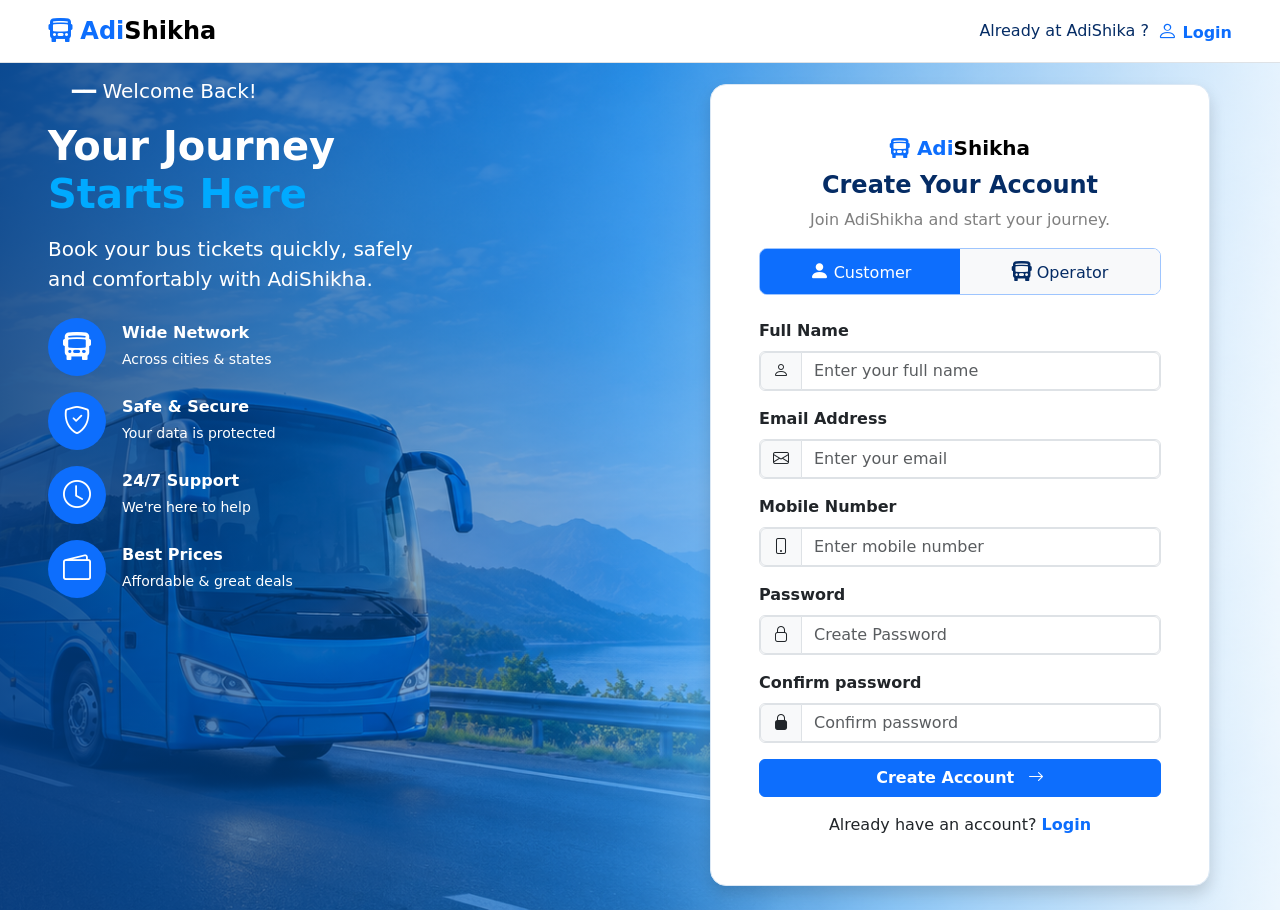
<file: Login&Signup/signup.html>
<!DOCTYPE html>
<html lang="en">

<head>
    <meta charset="UTF-8">
    <meta name="viewport" content="width=device-width, initial-scale=1.0">

    <title>AdiShikha | Signup</title>
    <link rel="stylesheet" href="./signup.css">
    <link rel="stylesheet" href="./login.css">
    <link rel="stylesheet" href="../bootstrap/css/bootstrap.css">
    <link rel="stylesheet" href="../Bootsrapicon/Bootsrapicon/bootstrap-icons.css">
</head>

<body>
    <!-- NAVBAR -->

    <nav class="navbar navbar-expand bg-white border-bottom fixed-top">
        <div class="container-fluid px-lg-5">
            <a class="navbar-brand fw-bold text-primary fs-4" href="#">
                <i class="bi bi-bus-front-fill"></i>
                <span class="bus text-primary">Adi</span><span class="yatra text-black">Shikha</span>
            </a>
            <div class="d-flex align-items-center gap-2">
                <span class="text-primary-emphasis d-none d-sm-inline">
                    Already at AdiShika ?
                </span>
                <a href="./login.html" class="text-primary fw-semibold text-decoration-none">

                    <i class="bi bi-person fs-5"></i>
                    Login
                </a>
            </div>
        </div>
    </nav>

    <!-- MAIN -->

    <main class="main-section">
        <div class="container-fluid">
            <div class="row main-content min-vh-99">
                <!-- LEFT SECTION -->
                <div class="col-lg-6 left-section text-white ps-lg-5">
                    <div class="mt-3">
                        <div class="fs-5 ms-4">
                            <p>━━ <span> Welcome Back! </span></p>
                        </div>
                        <h1 class="journey fw-bold fs-1">
                            Your Journey
                            <br>
                            <span>Starts Here</span>
                        </h1>
                        <p class="fs-5 mt-3">
                            Book your bus tickets quickly, safely
                            <br>
                            and comfortably with AdiShikha.
                        </p>
                        <!-- FEATURE -->
                        <div class="d-flex align-items-center mt-4">
                            <div
                                class="feature-icon rounded-circle bg-primary d-flex align-items-center justify-content-center fs-3">
                                <i class="bi bi-bus-front-fill"></i>
                            </div>
                            <div class="ms-3">
                                <h6 class="fw-bold mb-1">
                                    Wide Network
                                </h6>
                                <small>
                                    Across cities & states
                                </small>
                            </div>
                        </div>

                        <div class="d-flex align-items-center mt-3">
                            <div class="feature-icon rounded-circle
                                bg-primary d-flex align-items-center
                                justify-content-center fs-3">

                                <i class="bi bi-shield-check"></i>
                            </div>
                            <div class="ms-3">
                                <h6 class="fw-bold mb-1">
                                    Safe & Secure
                                </h6>
                                <small>
                                    Your data is protected
                                </small>
                            </div>
                        </div>

                        <div class="d-flex align-items-center mt-3">
                            <div class="feature-icon rounded-circle
                                bg-primary d-flex align-items-center
                                justify-content-center fs-3">

                                <i class="bi bi-clock"></i>
                            </div>
                            <div class="ms-3">
                                <h6 class="fw-bold mb-1">
                                    24/7 Support
                                </h6>
                                <small>
                                    We're here to help
                                </small>
                            </div>
                        </div>

                        <div class="d-flex align-items-center mt-3">
                            <div class="feature-icon rounded-circle
                                bg-primary d-flex align-items-center
                                justify-content-center fs-3">
                                <i class="bi bi-wallet2"></i>
                            </div>

                            <div class="ms-3">

                                <h6 class="fw-bold mb-1">
                                    Best Prices
                                </h6>

                                <small>
                                    Affordable & great deals
                                </small>

                            </div>

                        </div>

                    </div>

                </div>


                <!-- RIGHT signup -->

                <div class="col-lg-6 d-flex align-items-center justify-content-center">
                    <div class="signup-card shadow  p-4 p-md-5 my-4 ">

                        <!-- LOGO -->

                        <div class="text-center">
                            <div class="bus-logo fw-bold text-primary fs-5">
                                <i class="bi bi-bus-front-fill"></i>
                                <span class="bus text-primary">Adi</span><span class="yatra text-black">Shikha</span>
                            </div>

                            <h2 class="fw-bold text-primary-emphasis mt-2 fs-4">
                                Create Your Account
                            </h2>

                            <p class="text-black-50 fs-6">
                                Join AdiShikha and start your journey.
                            </p>

                        </div>


                        <!-- ROLE -->

                        <div class="row g-0 border border-primary-subtle
                            rounded-3 overflow-hidden mb-4">

                            <div class="col-6">

                                <button type="button" class="btn btn-primary
                                    rounded-0 w-100 role-btn" onclick="selectRole(this)">

                                    <i class="bi bi-person-fill fs-5"></i>
                                    Customer

                                </button>

                            </div>

                            <div class="col-6">

                                <button type="button" class="btn btn-light
                                    text-primary-emphasis rounded-0
                                    w-100 role-btn" onclick="selectRole(this)">

                                    <i class="bi bi-bus-front-fill fs-5"></i>
                                    Operator

                                </button>

                            </div>

                        </div>

                        <!-- NAME -->
                        <label class="form-label fw-semibold">
                            Full Name
                        </label>

                        <div class="input-group mb-3">

                            <span class="input-group-text">
                                <i class="bi bi-person"></i>
                            </span>

                            <input type="text" class="form-control" placeholder="Enter your full name">
                        </div>


                        <!-- EMAIL -->
                        <label class="form-label fw-semibold">
                            Email Address
                        </label>

                        <div class="input-group mb-3">
                            <span class="input-group-text">
                                <i class="bi bi-envelope"></i>
                            </span>

                            <input type="email" class="form-control" placeholder="Enter your email" id="email">
                        </div>
                        <div id="EmailMsg" class="small text-danger mb-3"></div>


                        <!-- MOBILE -->
                        <label class="form-label fw-semibold">
                            Mobile Number
                        </label>

                        <div class="input-group mb-3">

                            <span class="input-group-text">
                                <i class="bi bi-phone"></i>
                            </span>

                            <input type="number" class="form-control" placeholder="Enter mobile number" id="number">

                        </div>
                        <div id="MobileMsg" class="small text-danger mb-3"></div>
                        <!-- PASSWORD -->
                        <label class="form-label fw-semibold">
                            Password
                        </label>

                        <div class="input-group mb-3">

                            <span class="input-group-text">
                                <i class="bi bi-lock"></i>
                            </span>

                            <input type="password" id="password" class="form-control" placeholder="Create Password">

                        </div>
                        <div id="passwordMsg" class="small text-danger mb-3"></div>

                        <!-- CONFIRM PASSWORD -->
                        <label class="form-label fw-semibold">
                            Confirm password
                        </label>

                        <div class="input-group mb-3">

                            <span class="input-group-text">
                                <i class="bi bi-lock-fill"></i>
                            </span>

                            <input type="password" class="form-control" placeholder="Confirm password"
                                id="confirmpassword">
                        </div>
                        <div id="cnfpasswordMsg" class="small text-danger mb-3"></div>


                        <!-- CREATE ACCOUNT -->
                        <button class="btn btn-primary w-100 fw-semibold">
                            Create Account
                            <i class="bi bi-arrow-right ms-2"></i>
                        </button>


                        <!-- LOGIN -->
                        <p class="text-center mt-3 mb-0">

                            Already have an account?

                            <a href="login.html" class="text-primary fw-semibold text-decoration-none">
                                Login
                            </a>

                        </p>

                    </div>

                </div>

            </div>

        </div>
    </main>
    <script src="../bootstrap/js/bootstrap.js"></script>
    <script>
        //email
        let Email=document.getElementById('email');
        let EmailMsg=document.getElementById('EmailMsg');
        Email.addEventListener("input", function(){
            let EmailId=Email.value
             if (!/[@gmail.com]/.test(EmailId)){
                EmailMsg.innerHTML="@gmail.com is Missing";
            }
            else{
                EmailMsg.innerHTML="";
            }
        })
        // number
        let MobileNumber = document.getElementById('number');
        let MobileMsg = document.getElementById('MobileMsg');
        MobileNumber.addEventListener("input",function(){
            let MobileNo=MobileNumber.value;
            if (MobileNo.length !==10){
                MobileMsg.innerHTML="Mobile Number Should be 10 Digit";
            }
            else{
                MobileMsg.innerHTML="";
            }
        })

        // Password
        let password = document.getElementById("password");
        let passwordMsg = document.getElementById("passwordMsg");

        password.addEventListener("input", function () {

            let value = password.value;
            if (!/[A-Z]/.test(value)) {
                passwordMsg.innerHTML = "Please add 1 capital letter<br>";
            }

            else if (!/[0-9]/.test(value)) {
                passwordMsg.innerHTML = "Please add 1 number<br>";
            }

            else if (!/[!@#$%^&*]/.test(value)) {
                passwordMsg.innerHTML = "Please add 1 special character";
            }
            else {
                passwordMsg.innerHTML = "";
            }

        });
        // Confirm Password

        let confirmPassword = document.getElementById("confirmpassword");
        let confirmMsg = document.getElementById("cnfpasswordMsg");

        confirmPassword.addEventListener("input", function () {

            if (password.value !== confirmPassword.value) {
                confirmMsg.innerHTML = "Password does not match";
            } else {

                confirmMsg.innerHTML = "";

            }

        });




    </script>
</body>

</html>
</file>
<file: index.css>
*{
    margin:0;
    padding:0;
    border: border-box;;
}
.hero{
    background-image:linear-gradient(rgba(0,0,0,0.65),rgba(0,0,0,0.65)), url("./Images/Search bus.jpeg");
    background-size: cover;
    background-position: center;
    height: 400px;
}
.container{
    color:#ffffff;
}
.search-box{
    width:90%;
}
.input-group input{
    outline:none;
}
.input-group input:focus {
    border:none;
    box-shadow: none;
    outline: none;
}
.input-group:focus-within {
    border: 1px solid blue;
    border-radius: 5px;
}

.input-group input:focus {
    box-shadow: none;
    outline: none;
}
.footer{
  background: #0f305d;
}
</file>
<file: contact.css>
.hero{
    background-image:linear-gradient(rgba(0,0,0,0.44),rgba(0,0,0,0.44)), url("./Images/Search bus.jpeg ");
    background-size: cover;
    background-position: center;
    height: 250px;
}
.container{
    color:#ffffff;
}
.container p{
    text-align: left;
    max-width: 400px;
    line-height: 1.5;
    font-family: 'sans-serif narrow ';
}
.card{
    border-radius:10px;
}
.form-control:focus,.form-select:focus{
    box-shadow:none;
    border-color:#0d6efd;
}
.input-group-text{
    background-color: #f8f9fa;;
}
.icon-circle{
    width: 55px;
    height: 55px;
    min-width: 55px;
    display: flex;
    align-items: center;
    justify-content: center;
    border-radius: 50%;
    background: #f0f6ff;
}
.contant{
    background: #f0f6ff;
}
.footer{
  background: #0f305d;
}
</file>
<file: search bus.css>
.hero{
    background-image:linear-gradient(rgba(0,0,0,0.44),rgba(0,0,0,0.44)), url("./Images/Search bus.jpeg ");
    background-size: cover;
    background-position: center;
    height: 250px;
}
.container{
    color:#ffffff;
}
.suggestion-box {
    position: absolute;
    top: 75px;
    left: 12px;
    right: 12px;
    background: white;
    border: 1px solid #ddd;
    border-radius: 0 0 8px 8px;
    box-shadow: 0 5px 15px rgba(0, 0, 0, 0.15);
    z-index: 9999;
    display: none;
    overflow: hidden;
}

.suggestion-item {
    padding: 10px 12px;
    cursor: pointer;
    border-bottom: 1px solid #eee;
    color:#222 !important;
    background:white;
}

.suggestion-item:hover {
    background: #f0f7ff;
}

.suggestion-item i {
    color: #0d6efd;
    margin-right: 8px;
}
.suggestion-item span{
    color:#222 !important;
}

.location-name {
    font-weight: 600;
    color: #222;
}

.bus-count {
    display: block;
    margin-left: 26px;
    font-size: 12px;
    color: #777;
}
.footer{
  background: #0f305d;
}
</file>
<file: Login&Signup/signup.css>
body {
    background: #f5f9ff;
}

.main-section {
    min-height: calc(80vh - 50px);
    background-image: url("../Images/Bus-image.png");
    background-size: cover;
    background-position: center;
    position: relative;
}

.main-section::before {
    content: "";
    position: absolute;
    inset: 0;
    background: linear-gradient(90deg,
            rgba(0, 60, 130, .85),
            rgba(0, 120, 220, .35),
            rgba(255, 255, 255, .55));
}

.main-content {
    position: relative;
    z-index: 1;
}

.journey {
    font-size: 65px;
}

.journey span {
    color: #00aaff;
}

.feature-icon {
    width: 58px;
    height: 58px;
}

.login-card {
    background: rgba(255, 255, 255, .96);
    border: 1px solid #b9d8ff;
    border-radius: 16px;
}

.bus-logo {
    font-size: 33px;
}

.role-btn {
    height: 52px;
}

.signup-card {
    width: 500px;
    background: white;
    border: 1px solid #dbe8f5;
    border-radius: 16px;
}
</file>
<file: Login&Signup/login.css>
.main-section {
    min-height: calc(102vh - 80px);
    background-image: url("../Images/Bus-image.png");
    background-size:cover;
    background-position: center ;
    position: relative; 
} 

.main-section{
    margin-top: 60px;
}
.main-section::before {
    content: "";
    position: absolute;
    inset: 0;
    background: linear-gradient(90deg,
            rgba(0, 60, 130, .85),
            rgba(0, 120, 220, .35),
            rgba(255, 255, 255, .55));
}

.main-content {
    position: relative;
    z-index: 1;
}

.journey {
    font-size: 65px;
}

.journey span {
    color: #00aaff;
}

.feature-icon {
    width: 58px;
    height: 58px;
}

.login-card {
    background: rgba(255, 255, 255, .96);
    border: 1px solid #b9d8ff;
    border-radius: 16px;
    margin: 27px 0px 10px 0px;
}

.bus-logo {
    font-size: 33px;
}

.role-btn {
    height: 45px;
}

.login-input {
    height: 45px;
}

.login-button {
    height: 48px;
}
.input-group:focus-within .input-group-text {
    border-color: #0d6efd;
}
.input-group {
    border: 1px solid #dee2e6;
    border-radius: 6px;
}

.input-group:focus-within {
    border: 1px solid #0d6efd;
}

.input-group:focus-within .form-control,
.input-group:focus-within .input-group-text {
    border-color: transparent !important;
    box-shadow: none !important;
}


@media screen and (max-width: 810px) {
    .left-section {
        display: none;
    }

    .login-card {
        max-width: 600px;
        margin: 30px auto;
    }
}

@media screen and (min-width:0) and  (max-width: 510px) {
   #createacc{
    font-size: 12px;
   }
}
</file>
